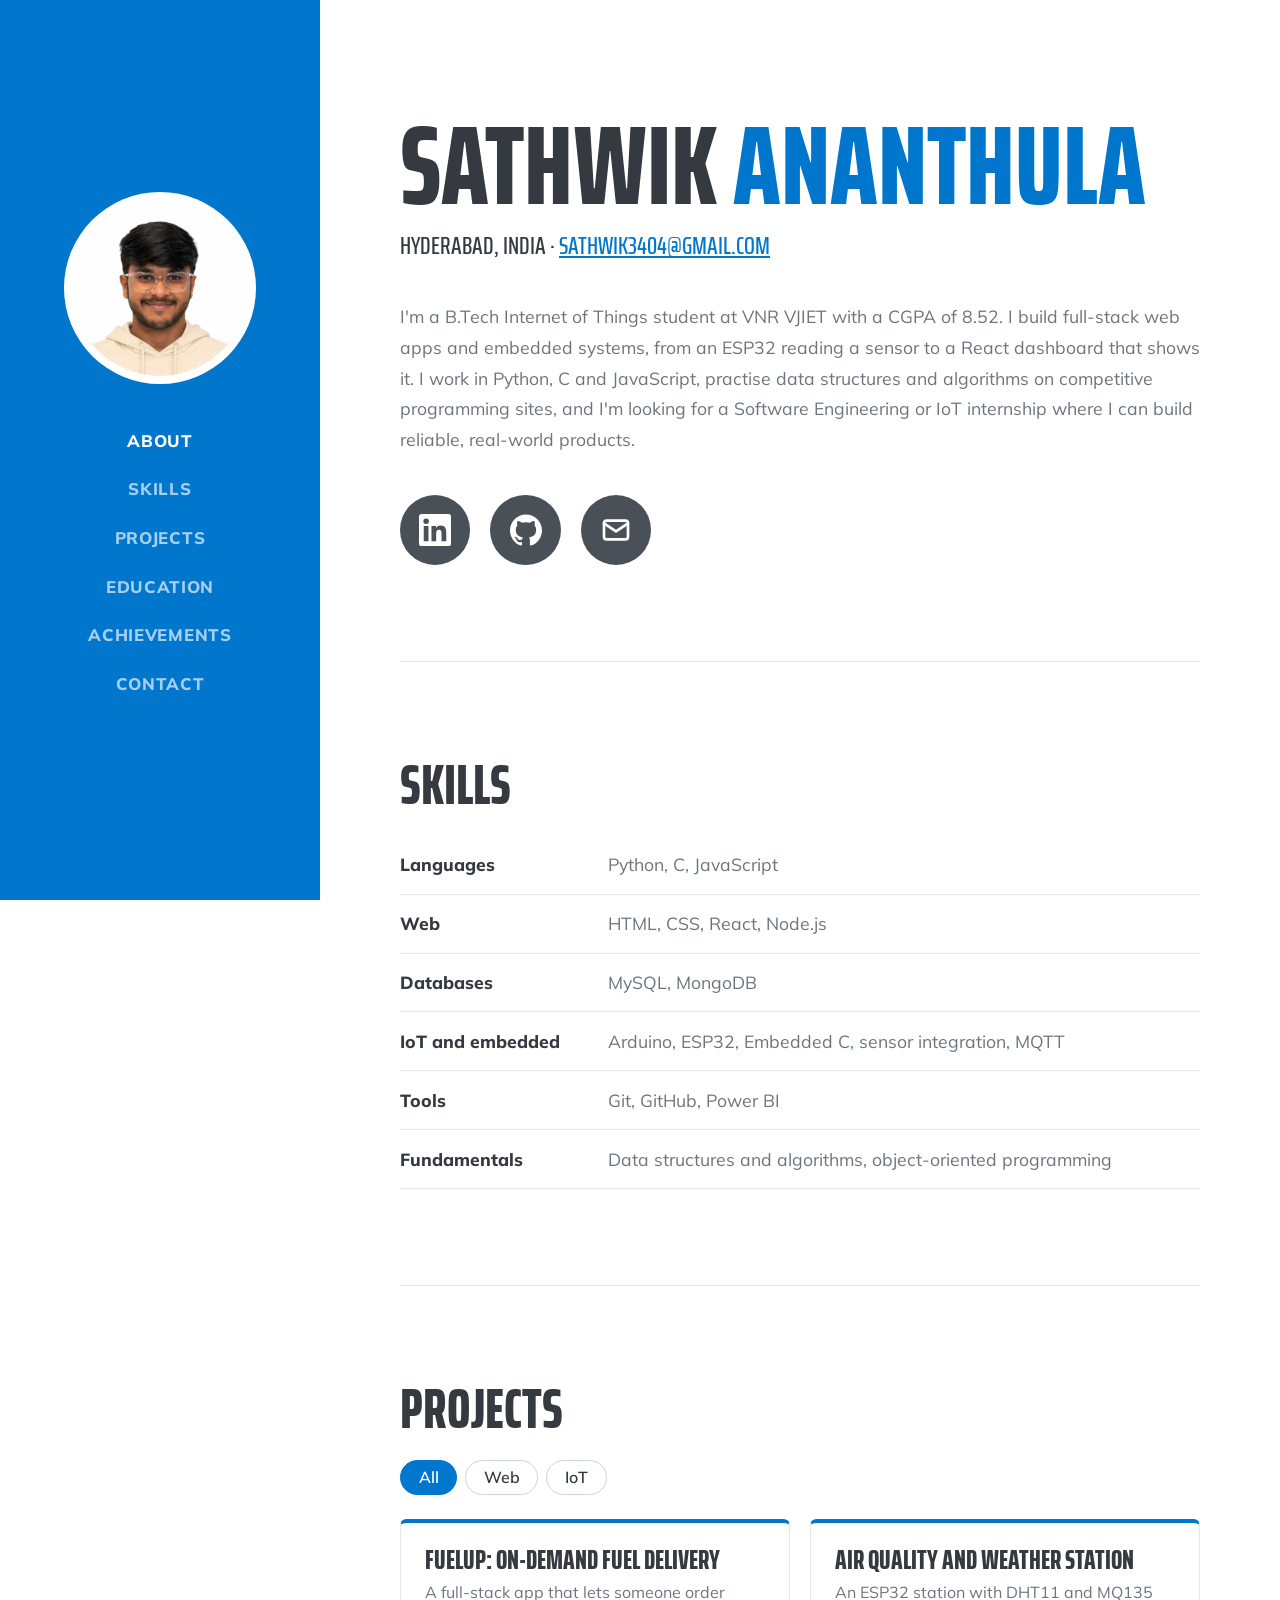
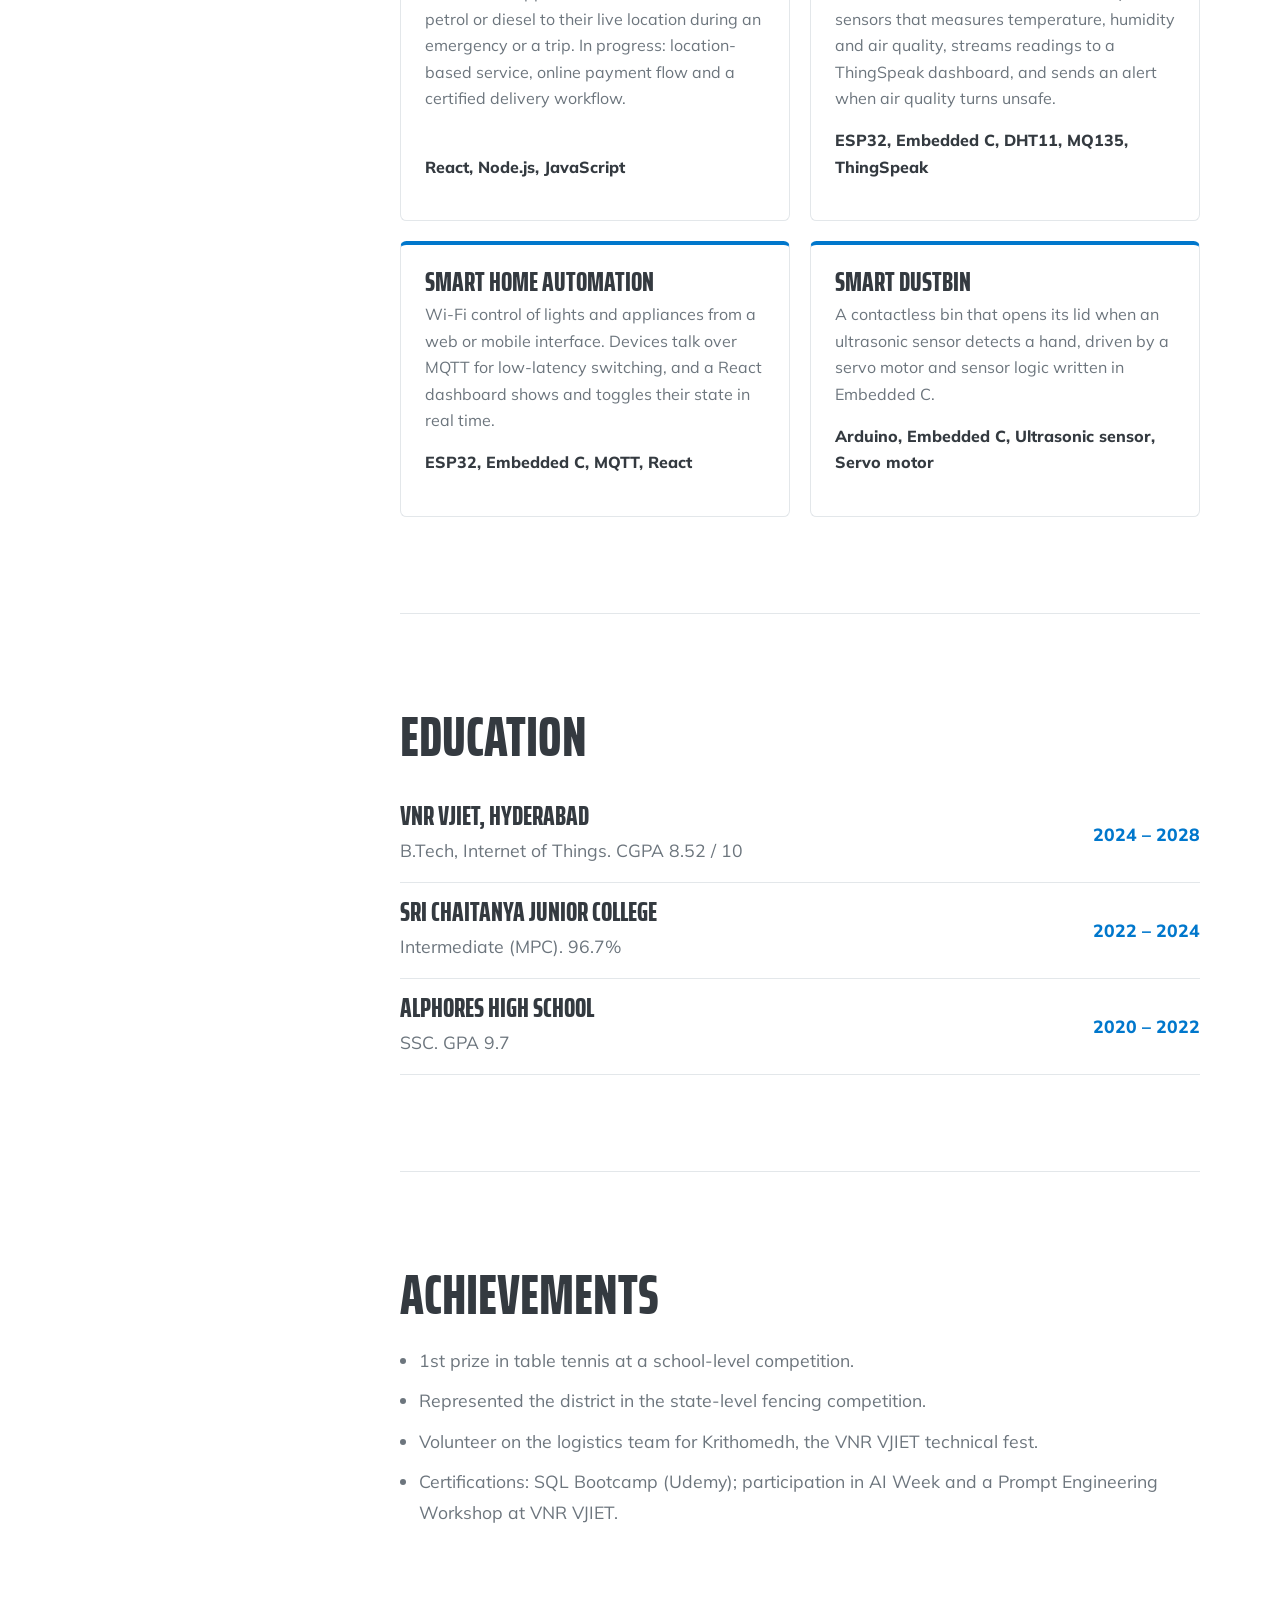
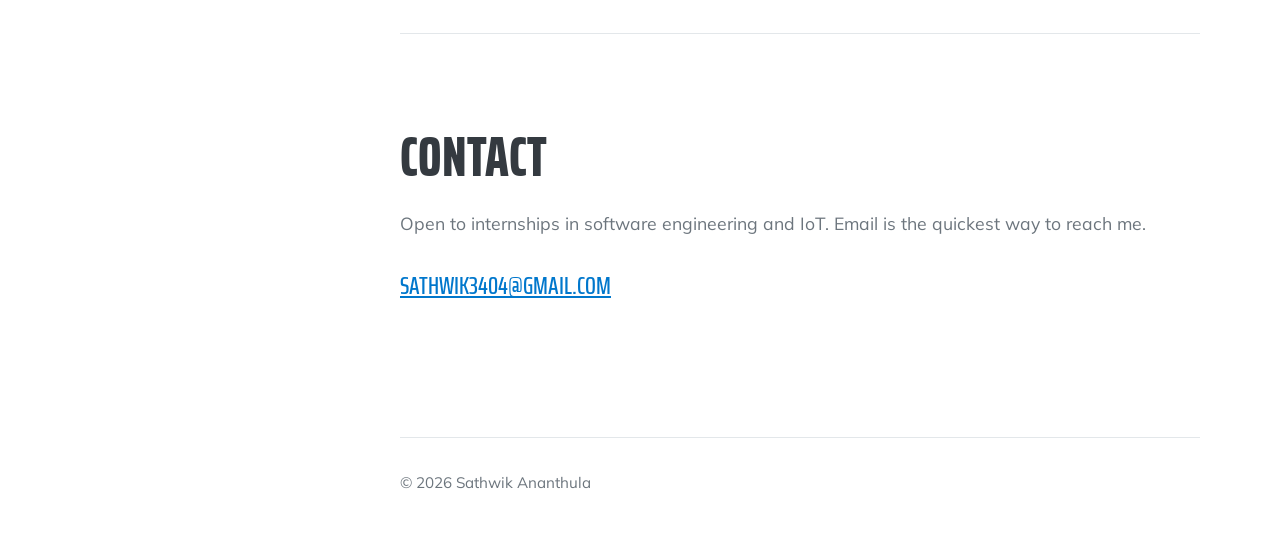
<file: index.html>
<!DOCTYPE html>
<html lang="en">
<head>
  <meta charset="UTF-8">
  <meta name="viewport" content="width=device-width, initial-scale=1">
  <title>Sathwik Ananthula | Software & IoT Developer</title>
  <meta name="description" content="Portfolio of Sathwik Ananthula, B.Tech IoT student building web apps and embedded systems.">
  <link rel="icon" href="data:image/svg+xml,<svg xmlns='http://www.w3.org/2000/svg' viewBox='0 0 100 100'><text y='.9em' font-size='90'>📟</text></svg>">
  <link rel="preconnect" href="https://fonts.googleapis.com">
  <link rel="preconnect" href="https://fonts.gstatic.com" crossorigin>
  <link href="https://fonts.googleapis.com/css2?family=Mulish:wght@400;600;800&family=Saira+Extra+Condensed:wght@500;800&display=swap" rel="stylesheet">
  <link rel="stylesheet" href="assign-1.css">
</head>
<body>
  <a class="skip" href="#main">Skip to content</a>

  <header class="sidebar">
    <a class="brand" href="#about">Sathwik Ananthula</a>
    <button class="nav-toggle" id="navToggle" aria-expanded="false" aria-controls="navLinks" aria-label="Toggle menu">Menu</button>
    <div class="avatar-wrap"><img src="image/pro.jpeg" alt="Sathwik Ananthula"></div>
    <nav id="navLinks" class="nav" aria-label="Main">
      <ul>
        <li><a href="#about" class="is-active">About</a></li>
        <li><a href="#skills">Skills</a></li>
        <li><a href="#projects">Projects</a></li>
        <li><a href="#education">Education</a></li>
        <li><a href="#achievements">Achievements</a></li>
        <li><a href="#contact">Contact</a></li>
      </ul>
    </nav>
  </header>

  <main id="main">
    <section class="block" id="about">
      <h1>Sathwik <span>Ananthula</span></h1>
      <p class="meta">Hyderabad, India · <a href="mailto:sathwik3404@gmail.com">sathwik3404@gmail.com</a></p>
      <p class="lead">I'm a B.Tech Internet of Things student at VNR VJIET with a CGPA of 8.52. I build full-stack web apps and embedded systems, from an ESP32 reading a sensor to a React dashboard that shows it. I work in Python, C and JavaScript, practise data structures and algorithms on competitive programming sites, and I'm looking for a Software Engineering or IoT internship where I can build reliable, real-world products.</p>
      <ul class="social">
        <li><a href="https://www.linkedin.com/in/ananthula-sathwik" target="_blank" rel="noopener" aria-label="LinkedIn"><svg viewBox="0 0 24 24" aria-hidden="true"><path d="M20.447 20.452h-3.554v-5.569c0-1.328-.027-3.037-1.852-3.037-1.853 0-2.136 1.445-2.136 2.939v5.667H9.351V9h3.414v1.561h.046c.477-.9 1.637-1.85 3.37-1.85 3.601 0 4.267 2.37 4.267 5.455v6.286zM5.337 7.433a2.062 2.062 0 01-2.063-2.065 2.064 2.064 0 112.063 2.065zm1.782 13.019H3.555V9h3.564v11.452zM22.225 0H1.771C.792 0 0 .774 0 1.729v20.542C0 23.227.792 24 1.771 24h20.451C23.2 24 24 23.227 24 22.271V1.729C24 .774 23.2 0 22.222 0h.003z"/></svg></a></li>
        <li><a href="https://github.com/sathwik3404-dev" target="_blank" rel="noopener" aria-label="GitHub"><svg viewBox="0 0 24 24" aria-hidden="true"><path d="M12 .297c-6.63 0-12 5.373-12 12 0 5.303 3.438 9.8 8.205 11.385.6.113.82-.258.82-.577 0-.285-.01-1.04-.015-2.04-3.338.724-4.042-1.61-4.042-1.61C4.422 18.07 3.633 17.7 3.633 17.7c-1.087-.744.084-.729.084-.729 1.205.084 1.838 1.236 1.838 1.236 1.07 1.835 2.809 1.305 3.495.998.108-.776.417-1.305.76-1.605-2.665-.3-5.466-1.332-5.466-5.93 0-1.31.465-2.38 1.235-3.22-.135-.303-.54-1.523.105-3.176 0 0 1.005-.322 3.3 1.23.96-.267 1.98-.399 3-.405 1.02.006 2.04.138 3 .405 2.28-1.552 3.285-1.23 3.285-1.23.645 1.653.24 2.873.12 3.176.765.84 1.23 1.91 1.23 3.22 0 4.61-2.805 5.625-5.475 5.92.42.36.81 1.096.81 2.22 0 1.606-.015 2.896-.015 3.286 0 .315.21.69.825.57C20.565 22.092 24 17.592 24 12.297c0-6.627-5.373-12-12-12"/></svg></a></li>
        <li><a href="mailto:sathwik3404@gmail.com" aria-label="Email"><svg viewBox="0 0 24 24" aria-hidden="true" class="stroke"><rect x="3" y="5" width="18" height="14" rx="2"/><path d="m3 7 9 6 9-6"/></svg></a></li>
      </ul>
    </section>

    <section class="block" id="skills">
      <h2>Skills</h2>
      <dl class="skills">
        <div><dt>Languages</dt><dd>Python, C, JavaScript</dd></div>
        <div><dt>Web</dt><dd>HTML, CSS, React, Node.js</dd></div>
        <div><dt>Databases</dt><dd>MySQL, MongoDB</dd></div>
        <div><dt>IoT and embedded</dt><dd>Arduino, ESP32, Embedded C, sensor integration, MQTT</dd></div>
        <div><dt>Tools</dt><dd>Git, GitHub, Power BI</dd></div>
        <div><dt>Fundamentals</dt><dd>Data structures and algorithms, object-oriented programming</dd></div>
      </dl>
    </section>

        <section class="block" id="projects">
      <h2>Projects</h2>
      <div class="filters" role="group" aria-label="Filter projects">
        <button class="chip is-active" data-filter="all" aria-pressed="true">All</button>
        <button class="chip" data-filter="web" aria-pressed="false">Web</button>
        <button class="chip" data-filter="iot" aria-pressed="false">IoT</button>
      </div>
      <div class="projects">
        <article class="project" data-type="web">
          <h3>Fuelup: on-demand fuel delivery</h3>
          <p>A full-stack app that lets someone order petrol or diesel to their live location during an emergency or a trip. In progress: location-based service, online payment flow and a certified delivery workflow.</p>
          <p class="tech">React, Node.js, JavaScript</p>
        </article>
        <article class="project" data-type="iot">
          <h3>Air quality and weather station</h3>
          <p>An ESP32 station with DHT11 and MQ135 sensors that measures temperature, humidity and air quality, streams readings to a ThingSpeak dashboard, and sends an alert when air quality turns unsafe.</p>
          <p class="tech">ESP32, Embedded C, DHT11, MQ135, ThingSpeak</p>
        </article>
        <article class="project" data-type="iot web">
          <h3>Smart home automation</h3>
          <p>Wi-Fi control of lights and appliances from a web or mobile interface. Devices talk over MQTT for low-latency switching, and a React dashboard shows and toggles their state in real time.</p>
          <p class="tech">ESP32, Embedded C, MQTT, React</p>
        </article>
        <article class="project" data-type="iot">
          <h3>Smart dustbin</h3>
          <p>A contactless bin that opens its lid when an ultrasonic sensor detects a hand, driven by a servo motor and sensor logic written in Embedded C.</p>
          <p class="tech">Arduino, Embedded C, Ultrasonic sensor, Servo motor</p>
        </article>
      </div>
    </section>
    

    <section class="block" id="education">
      <h2>Education</h2>
      <ul class="timeline">
        <li><h3>VNR VJIET, Hyderabad</h3><p>B.Tech, Internet of Things. CGPA 8.52 / 10</p><span>2024 – 2028</span></li>
        <li><h3>Sri Chaitanya Junior College</h3><p>Intermediate (MPC). 96.7%</p><span>2022 – 2024</span></li>
        <li><h3>Alphores High School</h3><p>SSC. GPA 9.7</p><span>2020 – 2022</span></li>
      </ul>
    </section>

    <section class="block" id="achievements">
      <h2>Achievements</h2>
      <ul class="plain">
        <li>1st prize in table tennis at a school-level competition.</li>
        <li>Represented the district in the state-level fencing competition.</li>
        <li>Volunteer on the logistics team for Krithomedh, the VNR VJIET technical fest.</li>
        <li>Certifications: SQL Bootcamp (Udemy); participation in AI Week and a Prompt Engineering Workshop at VNR VJIET.</li>
      </ul>
    </section>

    <section class="block" id="contact">
      <h2>Contact</h2>
      <p class="lead">Open to internships in software engineering and IoT. Email is the quickest way to reach me.</p>
      <p class="meta"><a href="mailto:sathwik3404@gmail.com">sathwik3404@gmail.com</a></p>
    </section>

    <footer class="site-footer">
      <p>&copy; <span id="year">2026</span> Sathwik Ananthula</p>
    </footer>
  </main>

  <script src="assign-1.js"></script>
</body>
</html>
</file>
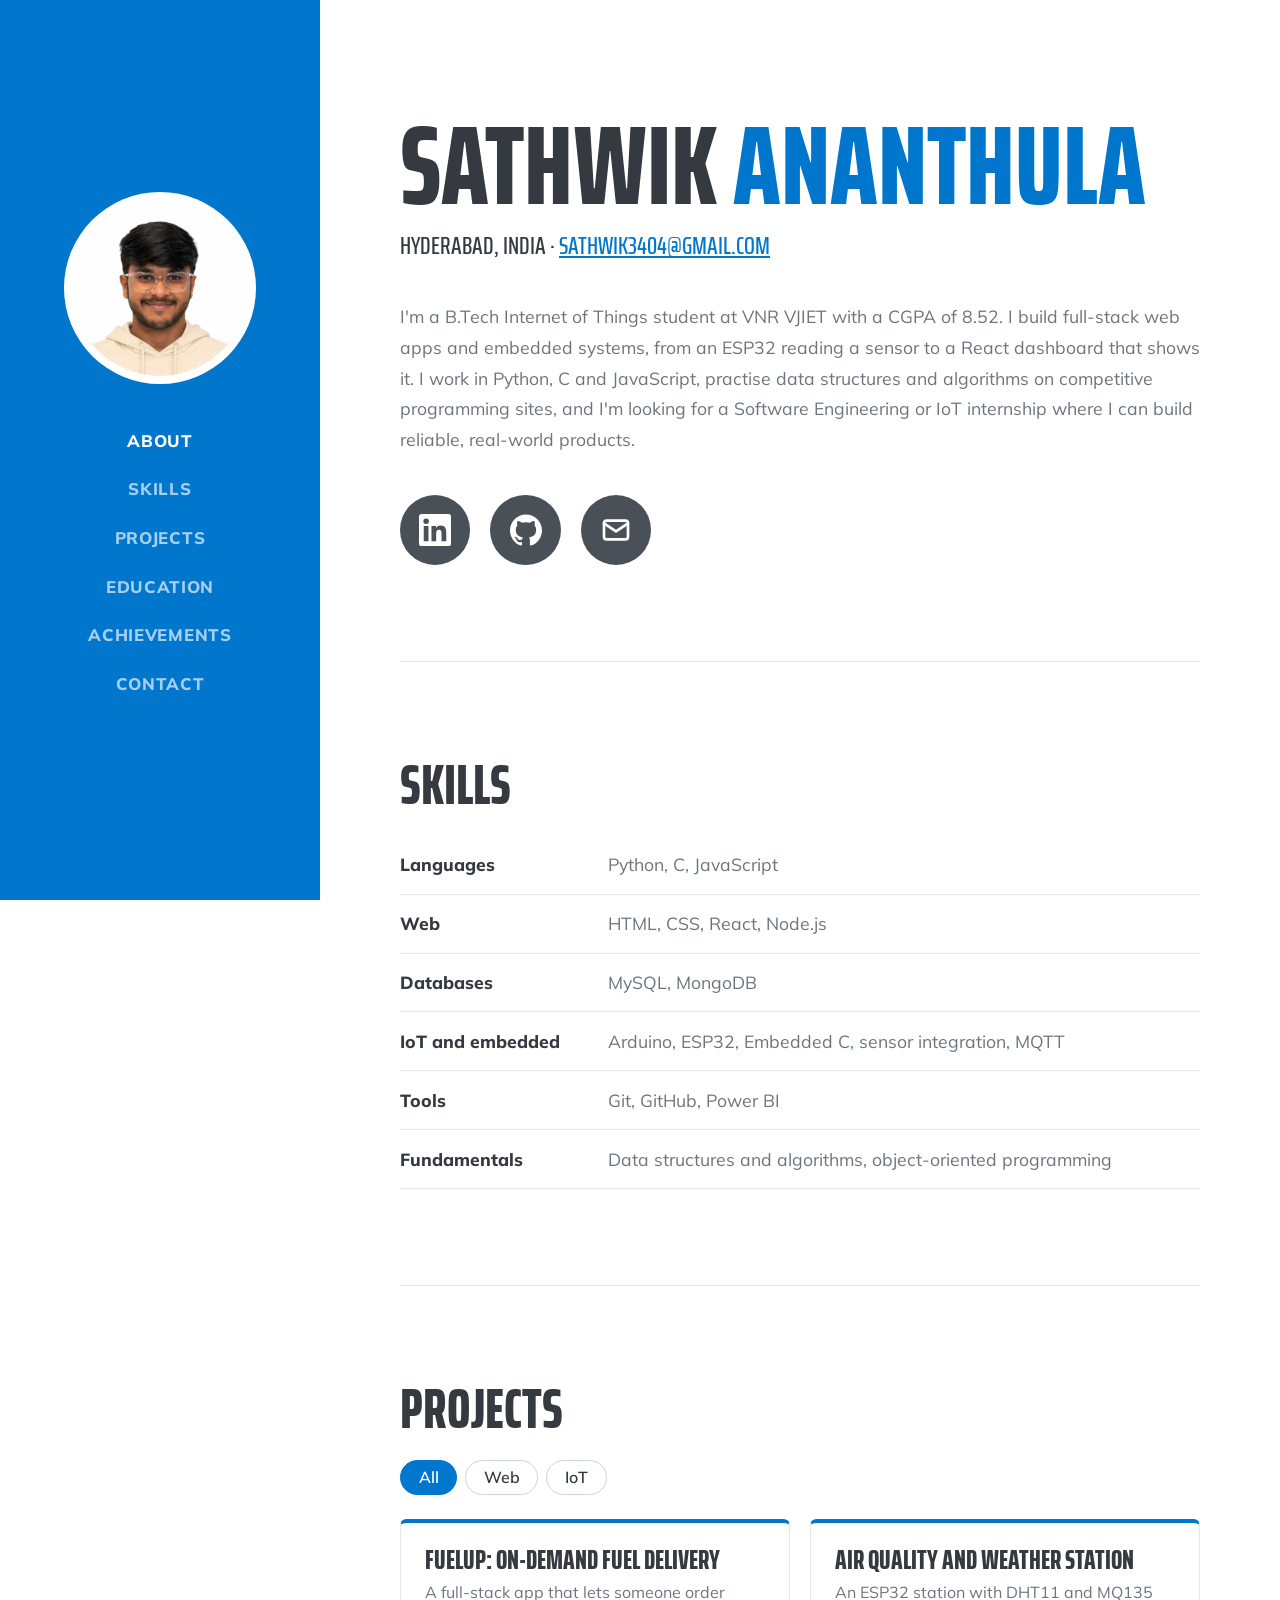
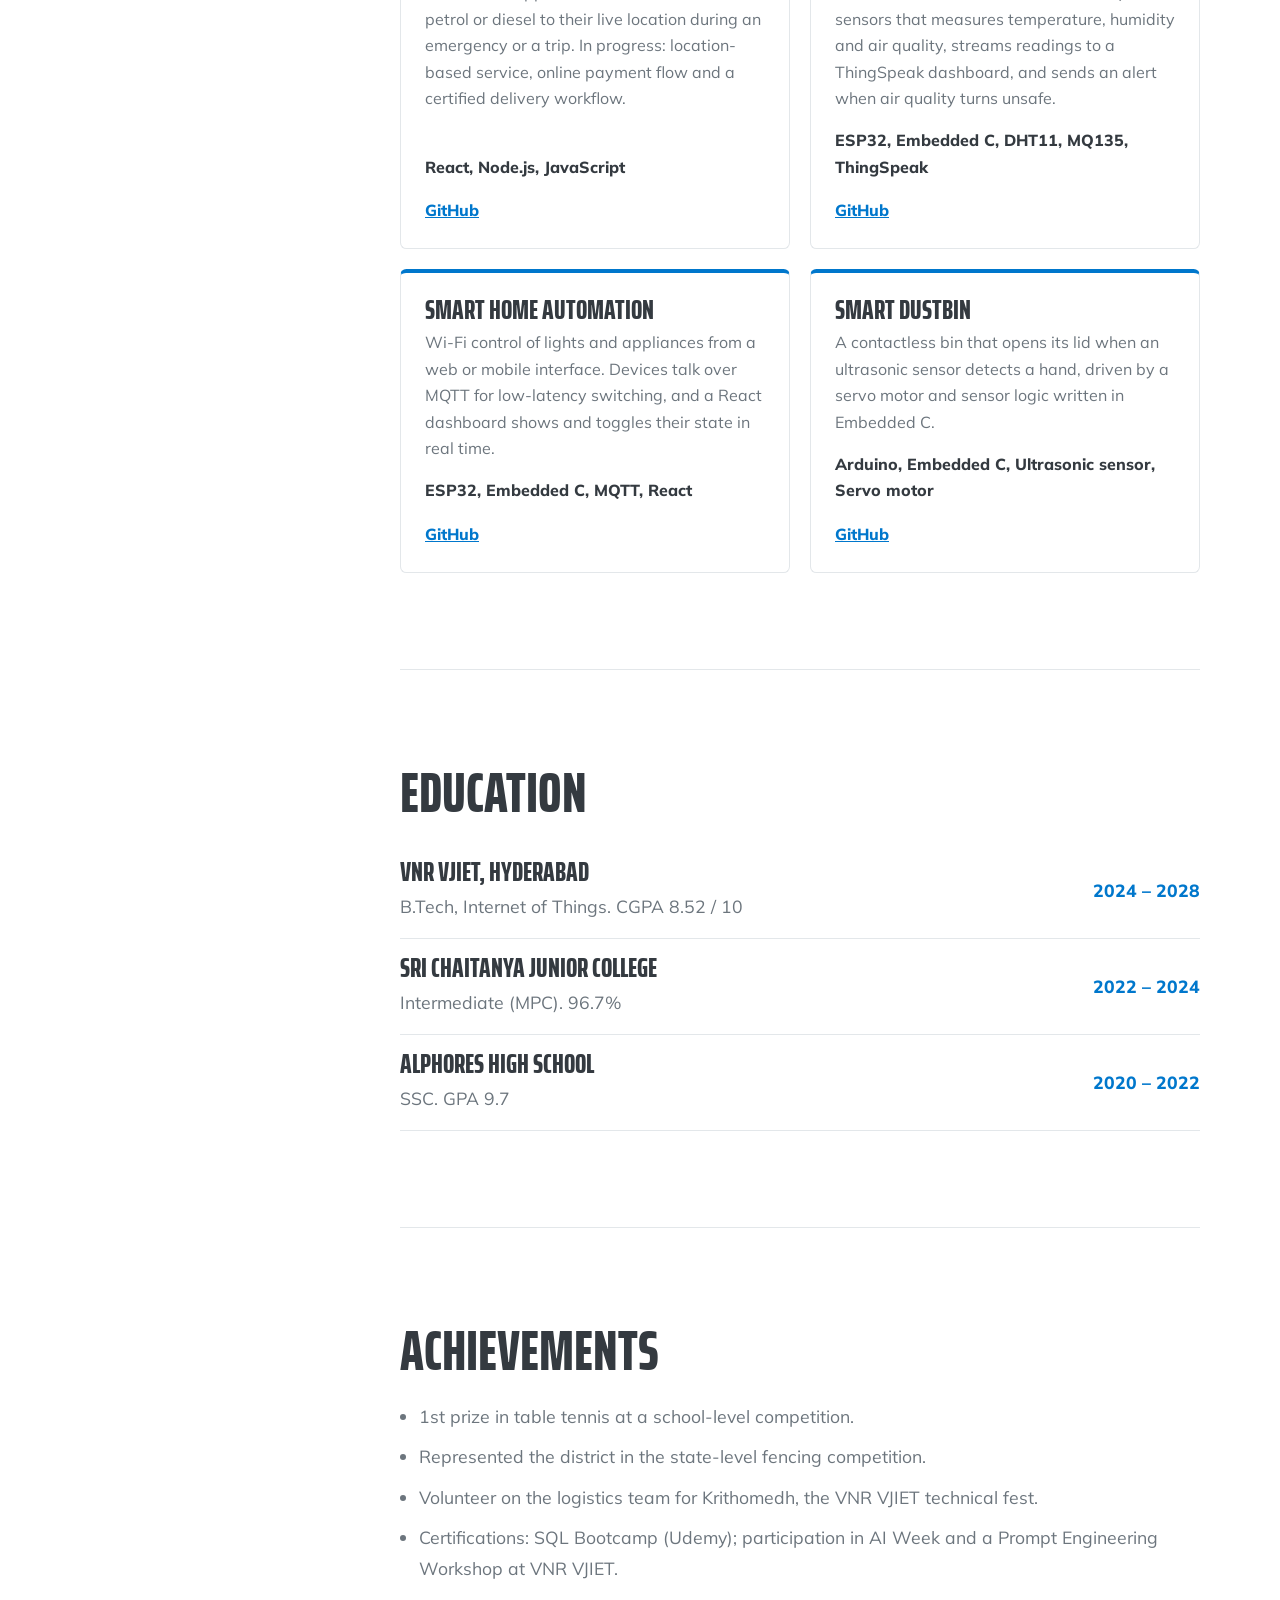
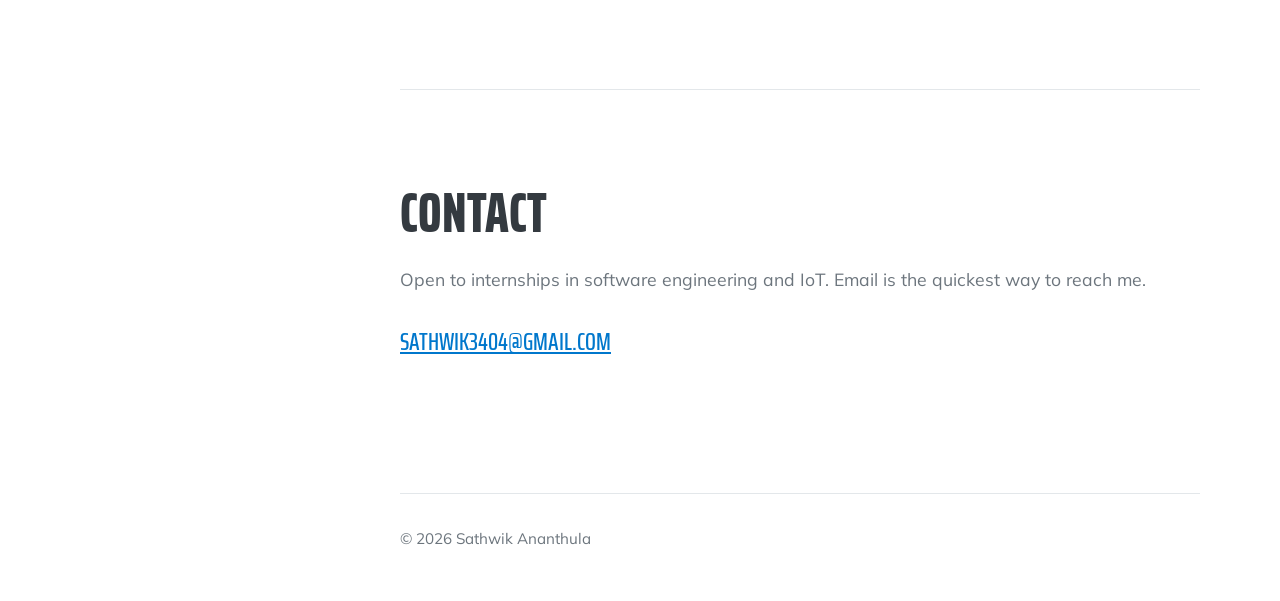
<file: assign-1.html>
<!DOCTYPE html>
<html lang="en">
<head>
  <meta charset="UTF-8">
  <meta name="viewport" content="width=device-width, initial-scale=1">
  <title>Sathwik Ananthula | Software & IoT Developer</title>
  <meta name="description" content="Portfolio of Sathwik Ananthula, B.Tech IoT student building web apps and embedded systems.">
  <link rel="icon" href="data:image/svg+xml,<svg xmlns='http://www.w3.org/2000/svg' viewBox='0 0 100 100'><text y='.9em' font-size='90'>📟</text></svg>">
  <link rel="preconnect" href="https://fonts.googleapis.com">
  <link rel="preconnect" href="https://fonts.gstatic.com" crossorigin>
  <link href="https://fonts.googleapis.com/css2?family=Mulish:wght@400;600;800&family=Saira+Extra+Condensed:wght@500;800&display=swap" rel="stylesheet">
  <link rel="stylesheet" href="assign-1.css">
</head>
<body>
  <a class="skip" href="#main">Skip to content</a>

  <header class="sidebar">
    <a class="brand" href="#about">Sathwik Ananthula</a>
    <button class="nav-toggle" id="navToggle" aria-expanded="false" aria-controls="navLinks" aria-label="Toggle menu">Menu</button>
    <div class="avatar-wrap"><img src="image/pro.jpeg" alt="Sathwik Ananthula"></div>
    <nav id="navLinks" class="nav" aria-label="Main">
      <ul>
        <li><a href="#about" class="is-active">About</a></li>
        <li><a href="#skills">Skills</a></li>
        <li><a href="#projects">Projects</a></li>
        <li><a href="#education">Education</a></li>
        <li><a href="#achievements">Achievements</a></li>
        <li><a href="#contact">Contact</a></li>
      </ul>
    </nav>
  </header>

  <main id="main">
    <section class="block" id="about">
      <h1>Sathwik <span>Ananthula</span></h1>
      <p class="meta">Hyderabad, India · <a href="mailto:sathwik3404@gmail.com">sathwik3404@gmail.com</a></p>
      <p class="lead">I'm a B.Tech Internet of Things student at VNR VJIET with a CGPA of 8.52. I build full-stack web apps and embedded systems, from an ESP32 reading a sensor to a React dashboard that shows it. I work in Python, C and JavaScript, practise data structures and algorithms on competitive programming sites, and I'm looking for a Software Engineering or IoT internship where I can build reliable, real-world products.</p>
      <ul class="social">
        <li><a href="https://www.linkedin.com/in/ananthula-sathwik" target="_blank" rel="noopener" aria-label="LinkedIn"><svg viewBox="0 0 24 24" aria-hidden="true"><path d="M20.447 20.452h-3.554v-5.569c0-1.328-.027-3.037-1.852-3.037-1.853 0-2.136 1.445-2.136 2.939v5.667H9.351V9h3.414v1.561h.046c.477-.9 1.637-1.85 3.37-1.85 3.601 0 4.267 2.37 4.267 5.455v6.286zM5.337 7.433a2.062 2.062 0 01-2.063-2.065 2.064 2.064 0 112.063 2.065zm1.782 13.019H3.555V9h3.564v11.452zM22.225 0H1.771C.792 0 0 .774 0 1.729v20.542C0 23.227.792 24 1.771 24h20.451C23.2 24 24 23.227 24 22.271V1.729C24 .774 23.2 0 22.222 0h.003z"/></svg></a></li>
        <li><a href="https://github.com/sathwik3404-dev" target="_blank" rel="noopener" aria-label="GitHub"><svg viewBox="0 0 24 24" aria-hidden="true"><path d="M12 .297c-6.63 0-12 5.373-12 12 0 5.303 3.438 9.8 8.205 11.385.6.113.82-.258.82-.577 0-.285-.01-1.04-.015-2.04-3.338.724-4.042-1.61-4.042-1.61C4.422 18.07 3.633 17.7 3.633 17.7c-1.087-.744.084-.729.084-.729 1.205.084 1.838 1.236 1.838 1.236 1.07 1.835 2.809 1.305 3.495.998.108-.776.417-1.305.76-1.605-2.665-.3-5.466-1.332-5.466-5.93 0-1.31.465-2.38 1.235-3.22-.135-.303-.54-1.523.105-3.176 0 0 1.005-.322 3.3 1.23.96-.267 1.98-.399 3-.405 1.02.006 2.04.138 3 .405 2.28-1.552 3.285-1.23 3.285-1.23.645 1.653.24 2.873.12 3.176.765.84 1.23 1.91 1.23 3.22 0 4.61-2.805 5.625-5.475 5.92.42.36.81 1.096.81 2.22 0 1.606-.015 2.896-.015 3.286 0 .315.21.69.825.57C20.565 22.092 24 17.592 24 12.297c0-6.627-5.373-12-12-12"/></svg></a></li>
        <li><a href="mailto:sathwik3404@gmail.com" aria-label="Email"><svg viewBox="0 0 24 24" aria-hidden="true" class="stroke"><rect x="3" y="5" width="18" height="14" rx="2"/><path d="m3 7 9 6 9-6"/></svg></a></li>
      </ul>
    </section>

    <section class="block" id="skills">
      <h2>Skills</h2>
      <dl class="skills">
        <div><dt>Languages</dt><dd>Python, C, JavaScript</dd></div>
        <div><dt>Web</dt><dd>HTML, CSS, React, Node.js</dd></div>
        <div><dt>Databases</dt><dd>MySQL, MongoDB</dd></div>
        <div><dt>IoT and embedded</dt><dd>Arduino, ESP32, Embedded C, sensor integration, MQTT</dd></div>
        <div><dt>Tools</dt><dd>Git, GitHub, Power BI</dd></div>
        <div><dt>Fundamentals</dt><dd>Data structures and algorithms, object-oriented programming</dd></div>
      </dl>
    </section>

    <section class="block" id="projects">
      <h2>Projects</h2>
      <div class="filters" role="group" aria-label="Filter projects">
        <button class="chip is-active" data-filter="all" aria-pressed="true">All</button>
        <button class="chip" data-filter="web" aria-pressed="false">Web</button>
        <button class="chip" data-filter="iot" aria-pressed="false">IoT</button>
      </div>
      <div class="projects">
        <article class="project" data-type="web">
          <h3>Fuelup: on-demand fuel delivery</h3>
          <p>A full-stack app that lets someone order petrol or diesel to their live location during an emergency or a trip. In progress: location-based service, online payment flow and a certified delivery workflow.</p>
          <p class="tech">React, Node.js, JavaScript</p>
          <a class="link" href="https://github.com/sathwik3404-dev" target="_blank" rel="noopener">GitHub</a>
        </article>
        <article class="project" data-type="iot">
          <h3>Air quality and weather station</h3>
          <p>An ESP32 station with DHT11 and MQ135 sensors that measures temperature, humidity and air quality, streams readings to a ThingSpeak dashboard, and sends an alert when air quality turns unsafe.</p>
          <p class="tech">ESP32, Embedded C, DHT11, MQ135, ThingSpeak</p>
          <a class="link" href="https://github.com/sathwik3404-dev" target="_blank" rel="noopener">GitHub</a>
        </article>
        <article class="project" data-type="iot web">
          <h3>Smart home automation</h3>
          <p>Wi-Fi control of lights and appliances from a web or mobile interface. Devices talk over MQTT for low-latency switching, and a React dashboard shows and toggles their state in real time.</p>
          <p class="tech">ESP32, Embedded C, MQTT, React</p>
          <a class="link" href="https://github.com/sathwik3404-dev" target="_blank" rel="noopener">GitHub</a>
        </article>
        <article class="project" data-type="iot">
          <h3>Smart dustbin</h3>
          <p>A contactless bin that opens its lid when an ultrasonic sensor detects a hand, driven by a servo motor and sensor logic written in Embedded C.</p>
          <p class="tech">Arduino, Embedded C, Ultrasonic sensor, Servo motor</p>
          <a class="link" href="https://github.com/sathwik3404-dev" target="_blank" rel="noopener">GitHub</a>
        </article>
      </div>
    </section>

    <section class="block" id="education">
      <h2>Education</h2>
      <ul class="timeline">
        <li><h3>VNR VJIET, Hyderabad</h3><p>B.Tech, Internet of Things. CGPA 8.52 / 10</p><span>2024 – 2028</span></li>
        <li><h3>Sri Chaitanya Junior College</h3><p>Intermediate (MPC). 96.7%</p><span>2022 – 2024</span></li>
        <li><h3>Alphores High School</h3><p>SSC. GPA 9.7</p><span>2020 – 2022</span></li>
      </ul>
    </section>

    <section class="block" id="achievements">
      <h2>Achievements</h2>
      <ul class="plain">
        <li>1st prize in table tennis at a school-level competition.</li>
        <li>Represented the district in the state-level fencing competition.</li>
        <li>Volunteer on the logistics team for Krithomedh, the VNR VJIET technical fest.</li>
        <li>Certifications: SQL Bootcamp (Udemy); participation in AI Week and a Prompt Engineering Workshop at VNR VJIET.</li>
      </ul>
    </section>

    <section class="block" id="contact">
      <h2>Contact</h2>
      <p class="lead">Open to internships in software engineering and IoT. Email is the quickest way to reach me.</p>
      <p class="meta"><a href="mailto:sathwik3404@gmail.com">sathwik3404@gmail.com</a></p>
    </section>

    <footer class="site-footer">
      <p>&copy; <span id="year">2026</span> Sathwik Ananthula</p>
    </footer>
  </main>

  <script src="assign-1.js"></script>
</body>
</html>
</file>
<file: assign-1.css>
:root {
  --blue: #0077cc;
  --ink: #343a40;
  --muted: #6c757d;
  --line: #e3e7ea;
  --side-w: 20rem;
  --font-head: "Saira Extra Condensed", "Arial Narrow", Impact, sans-serif;
  --font-body: "Mulish", system-ui, -apple-system, "Segoe UI", sans-serif;
}

*, *::before, *::after { box-sizing: border-box; }
html { scroll-behavior: smooth; }
body { margin: 0; color: var(--muted); background: #fff; font-family: var(--font-body); font-size: 1.1rem; line-height: 1.75; }
a { color: var(--blue); }
:focus-visible { outline: 3px solid #f0b429; outline-offset: 3px; }
.skip { position: absolute; left: -999px; top: 0; background: var(--ink); color: #fff; padding: .5rem 1rem; z-index: 50; }
.skip:focus { left: 0; }

/* Sidebar */
.sidebar { position: fixed; inset: 0 auto 0 0; width: var(--side-w); background: var(--blue); display: flex; flex-direction: column; align-items: center; justify-content: center; gap: 2rem; padding: 2rem 1rem; overflow-y: auto; }
.brand, .nav-toggle { display: none; }
.avatar { width: 12rem; height: 12rem; border-radius: 50%; border: 8px solid rgba(255, 255, 255, .3); background: #0a5fa3; color: #fff; display: grid; place-items: center; font-family: var(--font-head); font-weight: 800; font-size: 4.5rem; letter-spacing: .04em; object-fit: cover; }
.avatar-wrap {
  width: 12rem;
  height: 12rem;
  border-radius: 50%;
  border: 8px solid rgba(255, 255, 255, .3);
  background: #fff;
  overflow: hidden;
  flex-shrink: 0;
}
.avatar-wrap img {
  display: block;
  width: 100%;
  height: 100%;
  object-fit: cover;
  object-position: 50% 0;
  transform: translateY(-6%) scale(1.3);
  transform-origin: 50% 6%;
}
.nav ul { list-style: none; margin: 0; padding: 0; text-align: center; }
.nav a { display: block; padding: .6rem 0; color: rgba(255, 255, 255, .65); text-decoration: none; font-weight: 800; font-size: 1.05rem; letter-spacing: .04em; text-transform: uppercase; transition: color .2s; }
.nav a:hover, .nav a.is-active { color: #fff; }

/* Main */
main { margin-left: var(--side-w); padding: 0 5rem; }
.block { max-width: 52rem; padding: 6rem 0; border-top: 1px solid var(--line); scroll-margin-top: 0; }
.block:first-child { border-top: 0; padding-top: 7rem; }
h1, h2, h3 { font-family: var(--font-head); color: var(--ink); text-transform: uppercase; line-height: .95; margin: 0; }
h1 { font-size: clamp(3.5rem, 9vw, 7rem); font-weight: 800; }
h1 span { color: var(--blue); }
h2 { font-size: clamp(2.5rem, 5vw, 3.5rem); font-weight: 800; margin-bottom: 1.5rem; }
h3 { font-size: 1.7rem; font-weight: 800; margin-bottom: .4rem; }
.meta { font-family: var(--font-head); font-weight: 500; font-size: 1.6rem; text-transform: uppercase; color: var(--ink); margin: .75rem 0 2.5rem; line-height: 1.2; }
.lead { margin: 0 0 2rem; }

/* Social */
.social { list-style: none; margin: 2.5rem 0 0; padding: 0; display: flex; gap: 1.25rem; }
.social a { display: grid; place-items: center; width: 4.4rem; height: 4.4rem; border-radius: 50%; background: #495057; transition: background .2s; }
.social a:hover { background: var(--blue); }
.social svg { width: 2rem; height: 2rem; fill: #fff; }
.social svg.stroke { fill: none; stroke: #fff; stroke-width: 2; stroke-linecap: round; stroke-linejoin: round; }

/* Skills */
.skills { margin: 0; }
.skills div { display: grid; grid-template-columns: 12rem 1fr; gap: 1rem; padding: .85rem 0; border-bottom: 1px solid var(--line); }
.skills dt { color: var(--ink); font-weight: 800; }
.skills dd { margin: 0; }

/* Projects */
.filters { display: flex; flex-wrap: wrap; gap: .5rem; margin-bottom: 1.5rem; }
.chip { font: inherit; font-size: 1rem; font-weight: 600; color: var(--ink); background: transparent; border: 1px solid #ced4da; border-radius: 999px; padding: .25rem 1.1rem; cursor: pointer; line-height: 1.6; }
.chip:hover { border-color: var(--blue); }
.chip.is-active { background: var(--blue); border-color: var(--blue); color: #fff; }
.projects { display: grid; grid-template-columns: repeat(2, 1fr); gap: 1.25rem; }
.project { border: 1px solid var(--line); border-top: 4px solid var(--blue); border-radius: .4rem; padding: 1.5rem; display: flex; flex-direction: column; }
.project[hidden] { display: none; }
.project p { margin: 0 0 1rem; font-size: 1rem; line-height: 1.65; }
.project .tech { color: var(--ink); font-weight: 800; margin-top: auto; }
.link { font-weight: 800; font-size: 1rem; }

/* Education and lists */
.timeline { list-style: none; margin: 0; padding: 0; }
.timeline li { display: grid; grid-template-columns: 1fr auto; gap: 0 1rem; padding: 1rem 0; border-bottom: 1px solid var(--line); }
.timeline p { margin: 0; grid-column: 1; }
.timeline span { grid-column: 2; grid-row: 1 / span 2; align-self: center; color: var(--blue); font-weight: 800; }
.plain { margin: 0; padding-left: 1.2rem; }
.plain li { margin-bottom: .6rem; }

.site-footer { padding: 2rem 0 3rem; border-top: 1px solid var(--line); font-size: .95rem; }
.site-footer p { margin: 0; }

/* Tablet and mobile: sidebar becomes a top bar */
@media (max-width: 900px) {
  html { scroll-padding-top: 4.5rem; }
  .sidebar { position: sticky; top: 0; inset: auto; width: 100%; z-index: 30; flex-direction: row; flex-wrap: wrap; justify-content: space-between; gap: 0; padding: .75rem 1.25rem; overflow: visible; }
  .avatar, .avatar-wrap { display: none; }
  .brand { display: block; color: #fff; text-decoration: none; font-family: var(--font-head); font-weight: 800; font-size: 1.6rem; text-transform: uppercase; }
  .nav-toggle { display: inline-block; font: inherit; font-weight: 800; color: #fff; background: transparent; border: 2px solid rgba(255, 255, 255, .6); border-radius: 999px; padding: .2rem 1rem; cursor: pointer; }
  .nav { display: none; width: 100%; padding-top: .5rem; }
  .nav.is-open { display: block; }
  .nav ul { text-align: left; }
  main { margin-left: 0; padding: 0 1.25rem; }
  .block { padding: 4rem 0; }
  .block:first-child { padding-top: 3rem; }
}
@media (max-width: 640px) {
  .projects { grid-template-columns: 1fr; }
  .skills div { grid-template-columns: 1fr; gap: 0; }
  .meta { font-size: 1.3rem; }
  .social a { width: 3.6rem; height: 3.6rem; }
}
@media (prefers-reduced-motion: reduce) {
  html { scroll-behavior: auto; }
}
</file>
